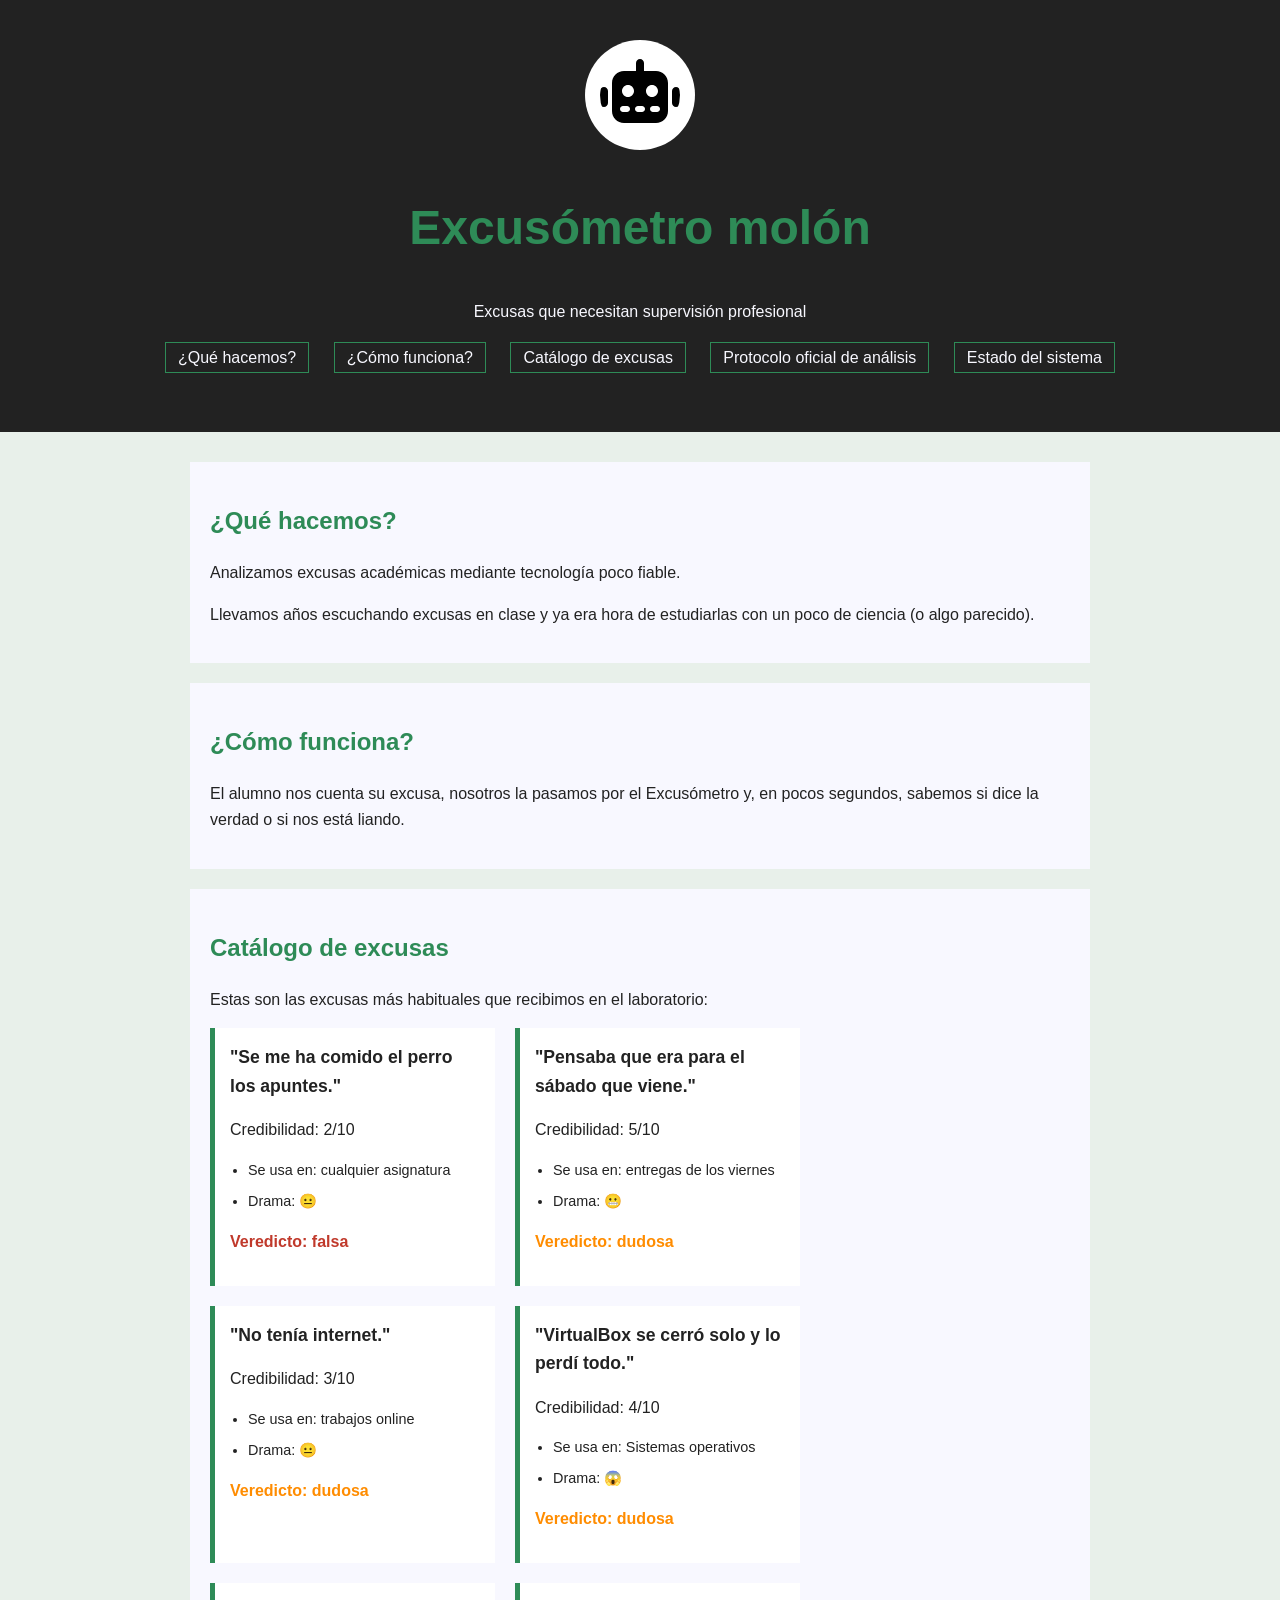
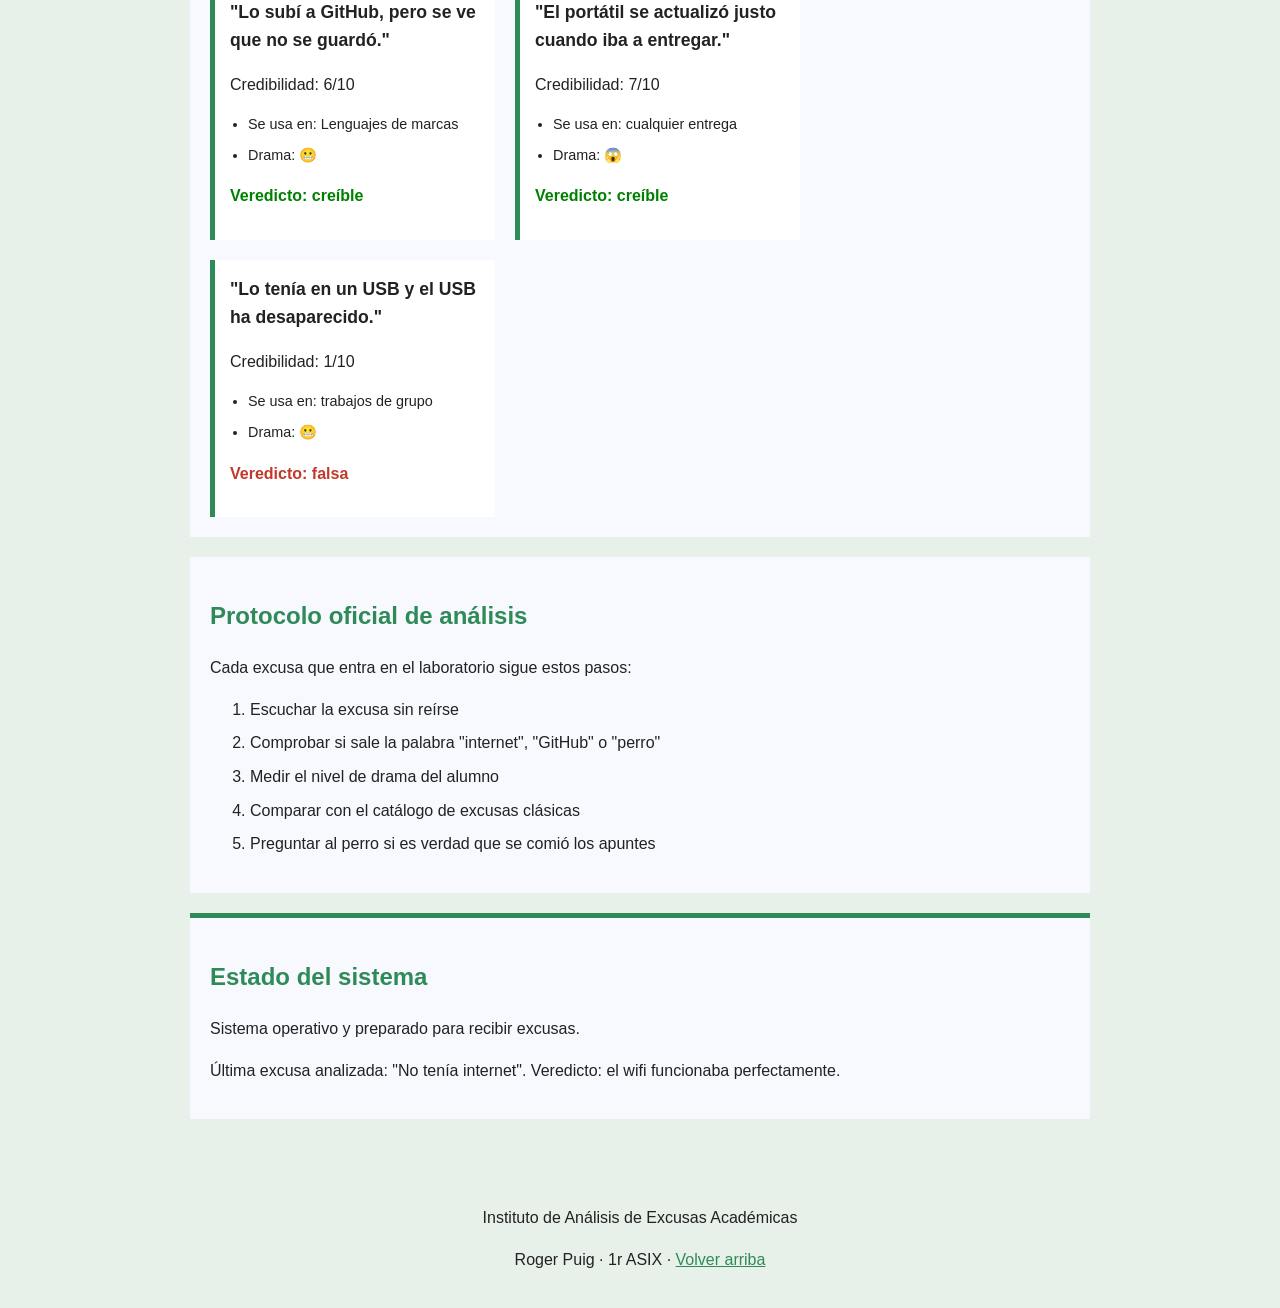
<file: index.html>
<!DOCTYPE html>
<html lang="es">

<head>

    <meta charset="UTF-8">
    <meta name="viewport" content="width=device-width, initial-scale=1.0">
    <meta name="description" content="Sistema experimental para detectar excusas académicas">
    <meta name="keywords" content="excusas, académico, supervisión, tecnología">
    <link rel="icon" href="img/robot-solid-full.svg">
    <title>Excusómetro</title>
    <link rel="stylesheet" href="estils.css">
</head>

<body>
    <header>
        <img src="img/robot-solid-full.svg" alt="Robot detector de excusas" class="logo">
        <h1>Excusómetro molón</h1>
        <p>Excusas que necesitan supervisión profesional</p>
        <nav>
            <ul>
                <li><a href="#detector">¿Qué hacemos?</a></li>
                <li><a href="#como-funciona">¿Cómo funciona?</a></li>
                <li><a href="#catalogo">Catálogo de excusas</a></li>
                <li><a href="#protocolo">Protocolo oficial de análisis</a></li>
                <li><a href="#estado">Estado del sistema</a></li>
            </ul>
        </nav>

    </header>
    <main>
        <section id="detector">
            <h2>¿Qué hacemos?</h2>
            <p>Analizamos excusas académicas mediante tecnología poco fiable.</p>
            <p>Llevamos años escuchando excusas en clase y ya era hora de estudiarlas con un poco de ciencia (o algo
                parecido).</p>
        </section>
        <section id="como-funciona">
            <h2>¿Cómo funciona?</h2>
            <p>El alumno nos cuenta su excusa, nosotros la pasamos por el Excusómetro y, en pocos segundos, sabemos si
                dice la verdad o si nos está liando.</p>
        </section>
        <section id="catalogo">
            <h2>Catálogo de excusas</h2>
            <p>Estas son las excusas más habituales que recibimos en el laboratorio:</p>
            <div class="contenedor-fichas">

                <article class="ficha">
                    <h3>"Se me ha comido el perro los apuntes."</h3>
                    <p>Credibilidad: 2/10</p>
                    <ul>
                        <li>Se usa en: cualquier asignatura</li>
                        <li>Drama: 😐</li>
                    </ul>
                    <p class="veredicto falsa">Veredicto: falsa</p>
                </article>

                <article class="ficha">
                    <h3>"Pensaba que era para el sábado que viene."</h3>
                    <p>Credibilidad: 5/10</p>
                    <ul>
                        <li>Se usa en: entregas de los viernes</li>
                        <li>Drama: 😬</li>
                    </ul>
                    <p class="veredicto dudosa">Veredicto: dudosa</p>
                </article>

                <article class="ficha">
                    <h3>"No tenía internet."</h3>
                    <p>Credibilidad: 3/10</p>
                    <ul>
                        <li>Se usa en: trabajos online</li>
                        <li>Drama: 😐</li>
                    </ul>
                    <p class="veredicto dudosa">Veredicto: dudosa</p>
                </article>

                <article class="ficha">
                    <h3>"VirtualBox se cerró solo y lo perdí todo."</h3>
                    <p>Credibilidad: 4/10</p>
                    <ul>
                        <li>Se usa en: Sistemas operativos</li>
                        <li>Drama: 😱</li>
                    </ul>
                    <p class="veredicto dudosa">Veredicto: dudosa</p>
                </article>

                <article class="ficha">
                    <h3>"Lo subí a GitHub, pero se ve que no se guardó."</h3>
                    <p>Credibilidad: 6/10</p>
                    <ul>
                        <li>Se usa en: Lenguajes de marcas</li>
                        <li>Drama: 😬</li>
                    </ul>
                    <p class="veredicto creible">Veredicto: creíble</p>
                </article>

                <article class="ficha">
                    <h3>"El portátil se actualizó justo cuando iba a entregar."</h3>
                    <p>Credibilidad: 7/10</p>
                    <ul>
                        <li>Se usa en: cualquier entrega</li>
                        <li>Drama: 😱</li>
                    </ul>
                    <p class="veredicto creible">Veredicto: creíble</p>
                </article>

                <article class="ficha">
                    <h3>"Lo tenía en un USB y el USB ha desaparecido."</h3>
                    <p>Credibilidad: 1/10</p>
                    <ul>
                        <li>Se usa en: trabajos de grupo</li>
                        <li>Drama: 😬</li>
                    </ul>
                    <p class="veredicto falsa">Veredicto: falsa</p>
                </article>

            </div>
        </section>
        <section id="protocolo">
            <h2>Protocolo oficial de análisis</h2>
            <p>Cada excusa que entra en el laboratorio sigue estos pasos:</p>
            <ol>
                <li>Escuchar la excusa sin reírse</li>
                <li>Comprobar si sale la palabra "internet", "GitHub" o "perro"</li>
                <li>Medir el nivel de drama del alumno</li>
                <li>Comparar con el catálogo de excusas clásicas</li>
                <li>Preguntar al perro si es verdad que se comió los apuntes</li>
            </ol>
        </section>
        <section id="estado">
            <h2>Estado del sistema</h2>
            <p>Sistema operativo y preparado para recibir excusas.</p>
            <p>Última excusa analizada: "No tenía internet". Veredicto: el wifi funcionaba perfectamente.</p>
        </section>
    </main>
    <footer>
        <p>Instituto de Análisis de Excusas Académicas</p>
        <p>Roger Puig · 1r ASIX · <a href="#detector">Volver arriba</a></p>
    </footer>

</body>

</html>
</file>
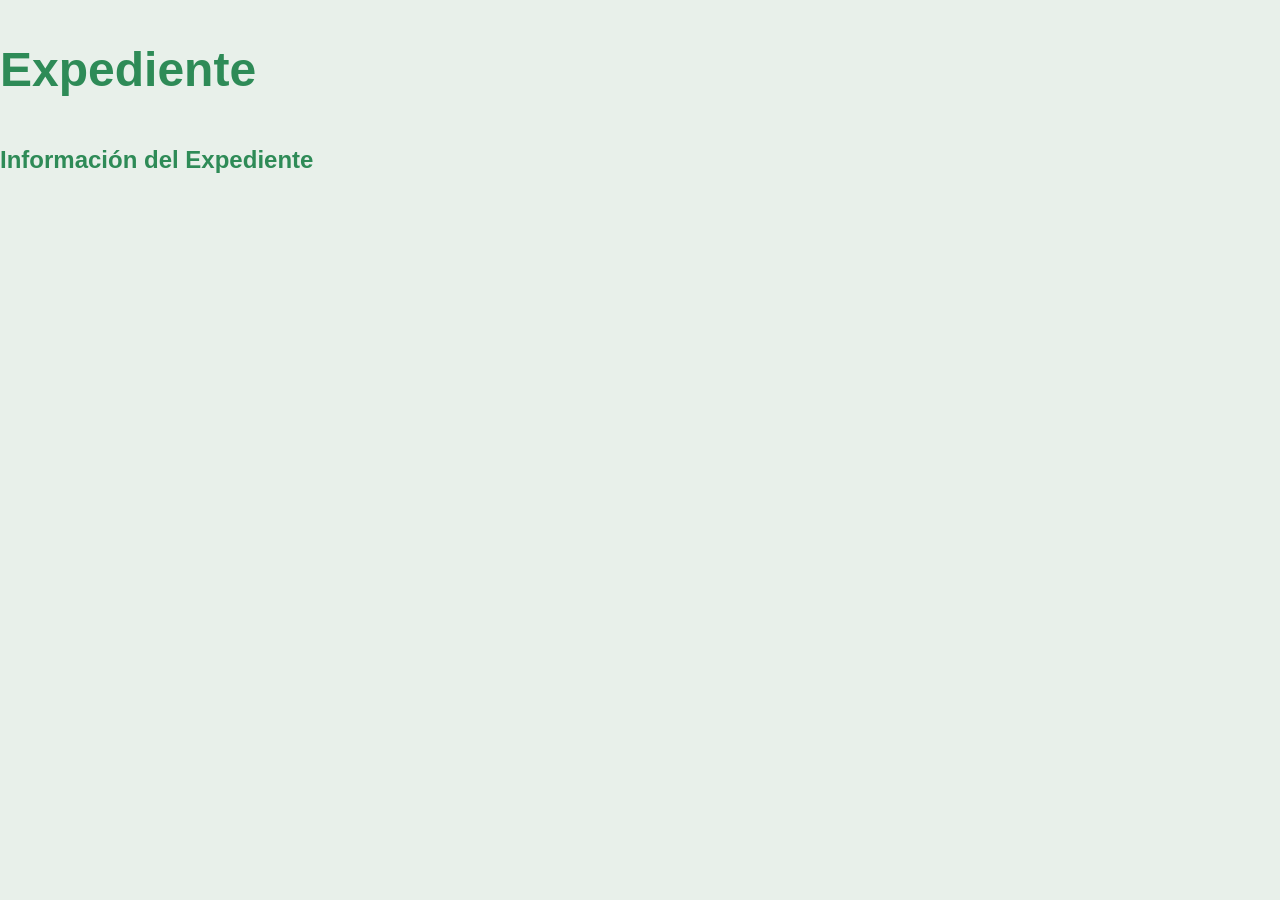
<file: paginas/expediente.html>
<!DOCTYPE html>
<html lang="es">
<head>
    <meta charset="UTF-8">
    <meta name="viewport" content="width=device-width, initial-scale=1.0">
    <link rel="stylesheet" href="../estils.css">
    <title>Expediente</title>
</head>
<body>
    <h1>Expediente</h1>
    <h2>Información del Expediente</h2>
</body>
</html>
</file>
<file: estils.css>
body {
    font-family: Verdana, sans-serif;
    margin: 0;
    background-color: #e8f0ea;
    color: #222;
    line-height: 1.6;
}

h1 {
    color: #2e8b57;
    font-size: 3em;
}

header {
    background-color: #222;
    color: ghostwhite;
    text-align: center;
    padding: 40px;
}

main {
    max-width: 900px;
    margin: auto;
    padding: 30px;
}

section {
    background-color: ghostwhite;
    padding: 20px;
    margin-bottom: 20px;
}

footer {
    text-align: center;
    padding: 20px;
}

h2 {
    color: #2e8b57;
    font-weight: bold;
}

li {
    margin-bottom: 8px;
}

/* ===== MENÚ ===== */
nav ul {
    list-style: none;
    padding: 0;
}

nav li {
    display: inline-block;
    margin: 5px 10px;
}

nav a {
    color: ghostwhite;
    text-decoration: none;
    border: 1px solid #2e8b57;
    padding: 6px 12px;
}

nav a:hover {
    background-color: #2e8b57;
    color: white;
}

/* ===== FICHAS ===== */
.contenedor-fichas {
    display: flex;
    flex-wrap: wrap;
    gap: 20px;
}

.ficha {
    background-color: white;
    border-left: 5px solid #2e8b57;
    padding: 15px;
    width: 250px;
}

.ficha h3 {
    margin-top: 0;
    font-size: 1.1em;
}

/* ===== SECCIÓN CONCRETA ===== */
#estado {
    border-top: 5px solid #2e8b57;
}

/* ===== VEREDICTOS ===== */
.veredicto {
    font-weight: bold;
}

.creible {
    color: green;
}

.dudosa {
    color: darkorange;
}

.falsa {
    color: #c0392b;
}

.ficha ul {
    padding-left: 18px;
    font-size: 0.9em;
}

/* ===== LOGO ===== */
.logo {
    width: 80px;
    background-color: white;
    padding: 15px;
    border-radius: 50%;
}

footer a {
    color: #2e8b57;
}
</file>
